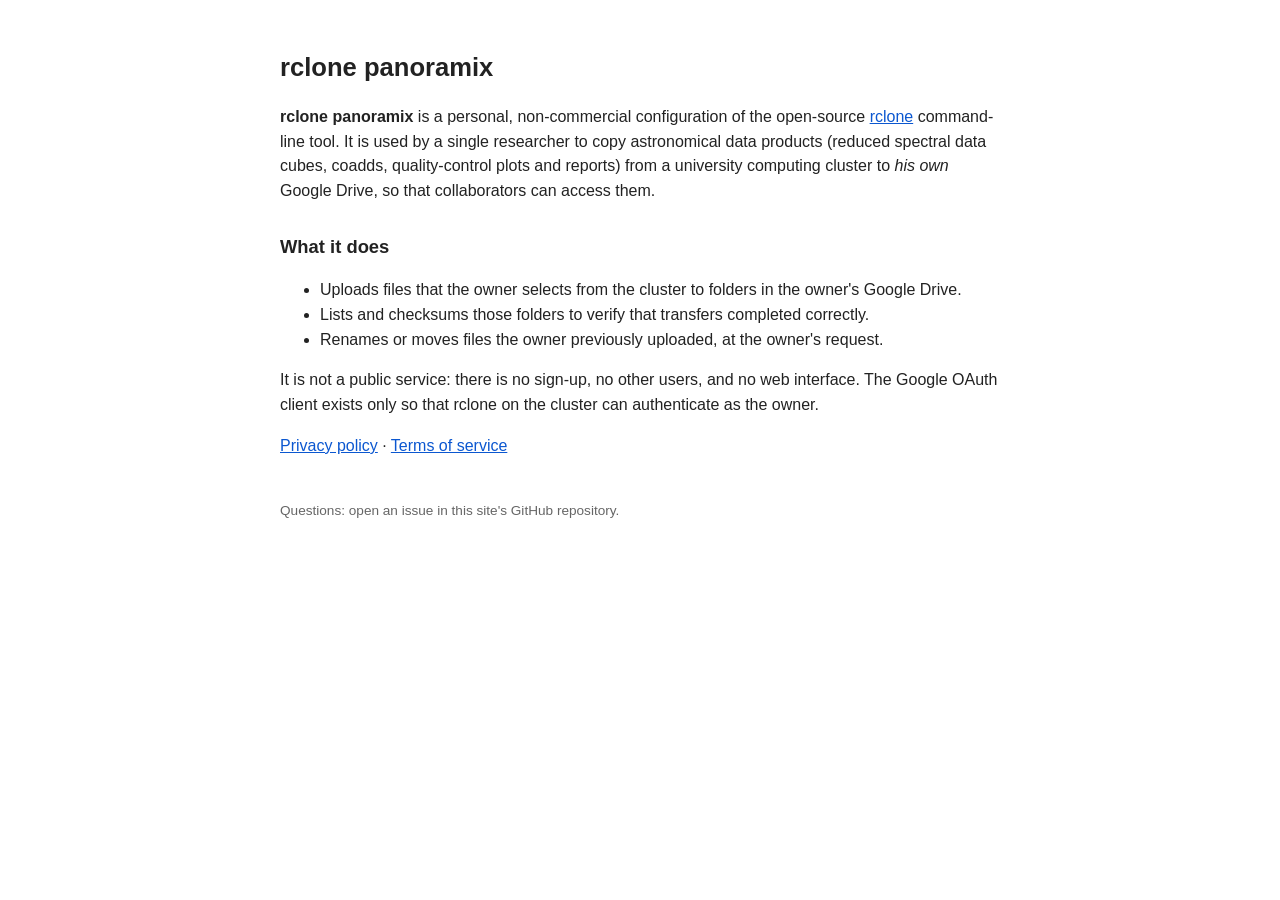
<file: index.html>
<!doctype html><html lang="en"><head><meta charset="utf-8"><title>rclone panoramix</title>
<meta name="viewport" content="width=device-width,initial-scale=1"><link rel="stylesheet" href="style.css"></head><body>
<h1>rclone panoramix</h1>
<p><strong>rclone panoramix</strong> is a personal, non-commercial configuration of the open-source
<a href="https://rclone.org">rclone</a> command-line tool. It is used by a single researcher to copy
astronomical data products (reduced spectral data cubes, coadds, quality-control plots and reports) from a
university computing cluster to <em>his own</em> Google Drive, so that collaborators can access them.</p>
<h2>What it does</h2>
<ul>
<li>Uploads files that the owner selects from the cluster to folders in the owner's Google Drive.</li>
<li>Lists and checksums those folders to verify that transfers completed correctly.</li>
<li>Renames or moves files the owner previously uploaded, at the owner's request.</li>
</ul>
<p>It is not a public service: there is no sign-up, no other users, and no web interface. The Google OAuth
client exists only so that rclone on the cluster can authenticate as the owner.</p>
<p><a href="privacy.html">Privacy policy</a> · <a href="terms.html">Terms of service</a></p>
<footer>Questions: open an issue in this site's GitHub repository.</footer>
</body></html>
</file>
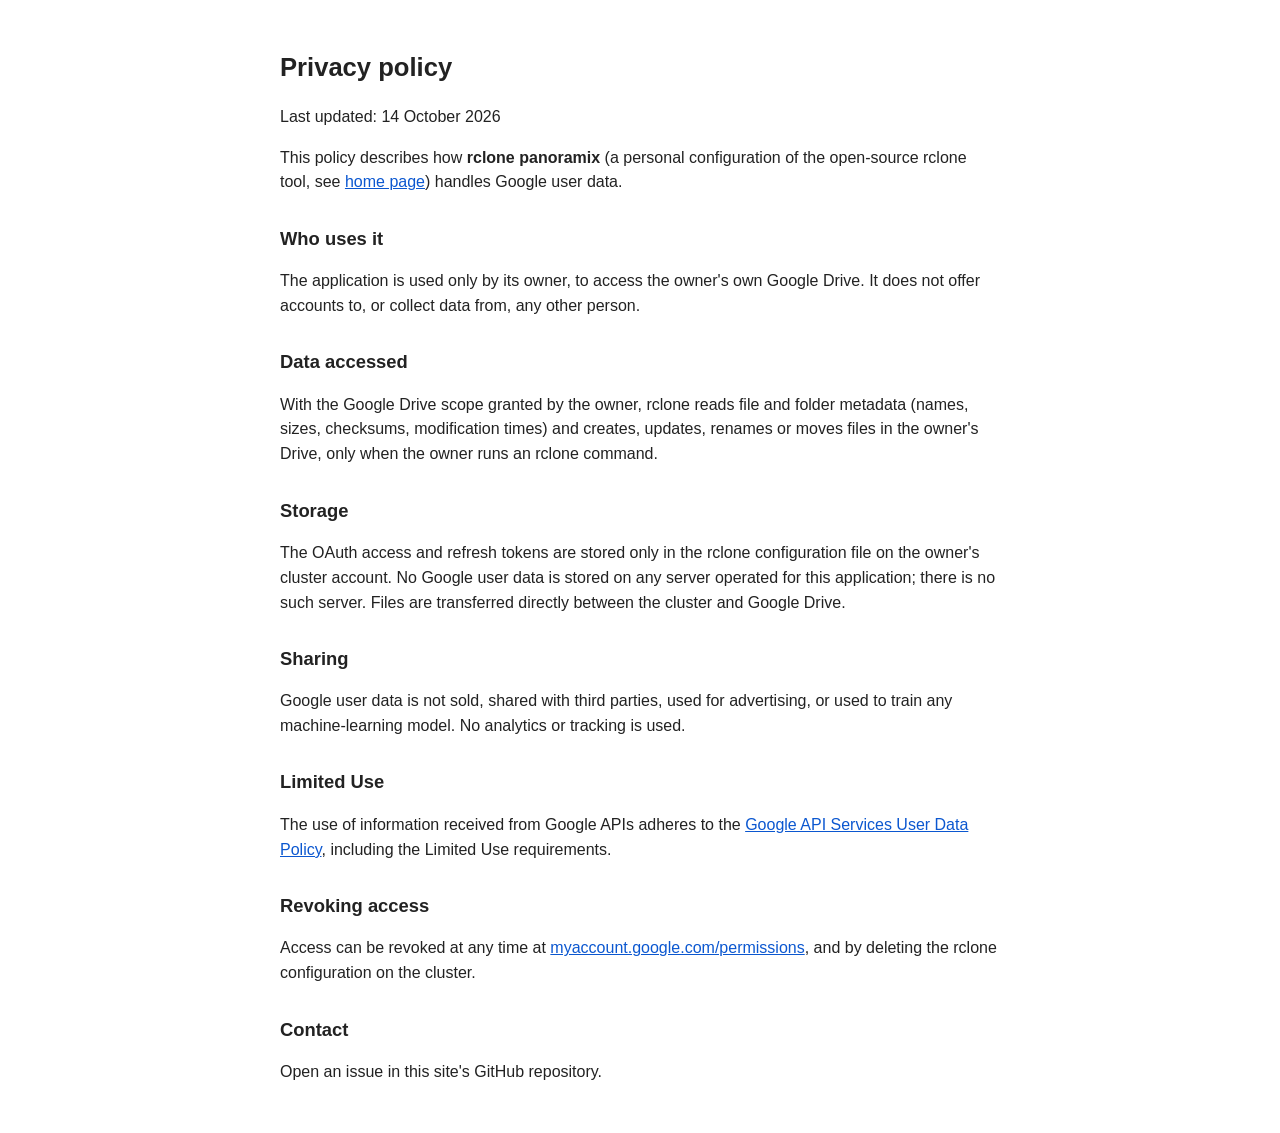
<file: privacy.html>
<!doctype html><html lang="en"><head><meta charset="utf-8"><title>Privacy policy - rclone panoramix</title>
<meta name="viewport" content="width=device-width,initial-scale=1"><link rel="stylesheet" href="style.css"></head><body>
<h1>Privacy policy</h1>
<p>Last updated: 14 October 2026</p>
<p>This policy describes how <strong>rclone panoramix</strong> (a personal configuration of the open-source
rclone tool, see <a href="index.html">home page</a>) handles Google user data.</p>
<h2>Who uses it</h2>
<p>The application is used only by its owner, to access the owner's own Google Drive. It does not offer
accounts to, or collect data from, any other person.</p>
<h2>Data accessed</h2>
<p>With the Google Drive scope granted by the owner, rclone reads file and folder metadata (names, sizes,
checksums, modification times) and creates, updates, renames or moves files in the owner's Drive, only when
the owner runs an rclone command.</p>
<h2>Storage</h2>
<p>The OAuth access and refresh tokens are stored only in the rclone configuration file on the owner's
cluster account. No Google user data is stored on any server operated for this application; there is no such
server. Files are transferred directly between the cluster and Google Drive.</p>
<h2>Sharing</h2>
<p>Google user data is not sold, shared with third parties, used for advertising, or used to train any
machine-learning model. No analytics or tracking is used.</p>
<h2>Limited Use</h2>
<p>The use of information received from Google APIs adheres to the
<a href="https://developers.google.com/terms/api-services-user-data-policy">Google API Services User Data
Policy</a>, including the Limited Use requirements.</p>
<h2>Revoking access</h2>
<p>Access can be revoked at any time at <a href="https://myaccount.google.com/permissions">myaccount.google.com/permissions</a>,
and by deleting the rclone configuration on the cluster.</p>
<h2>Contact</h2>
<p>Open an issue in this site's GitHub repository.</p>
</body></html>
</file>
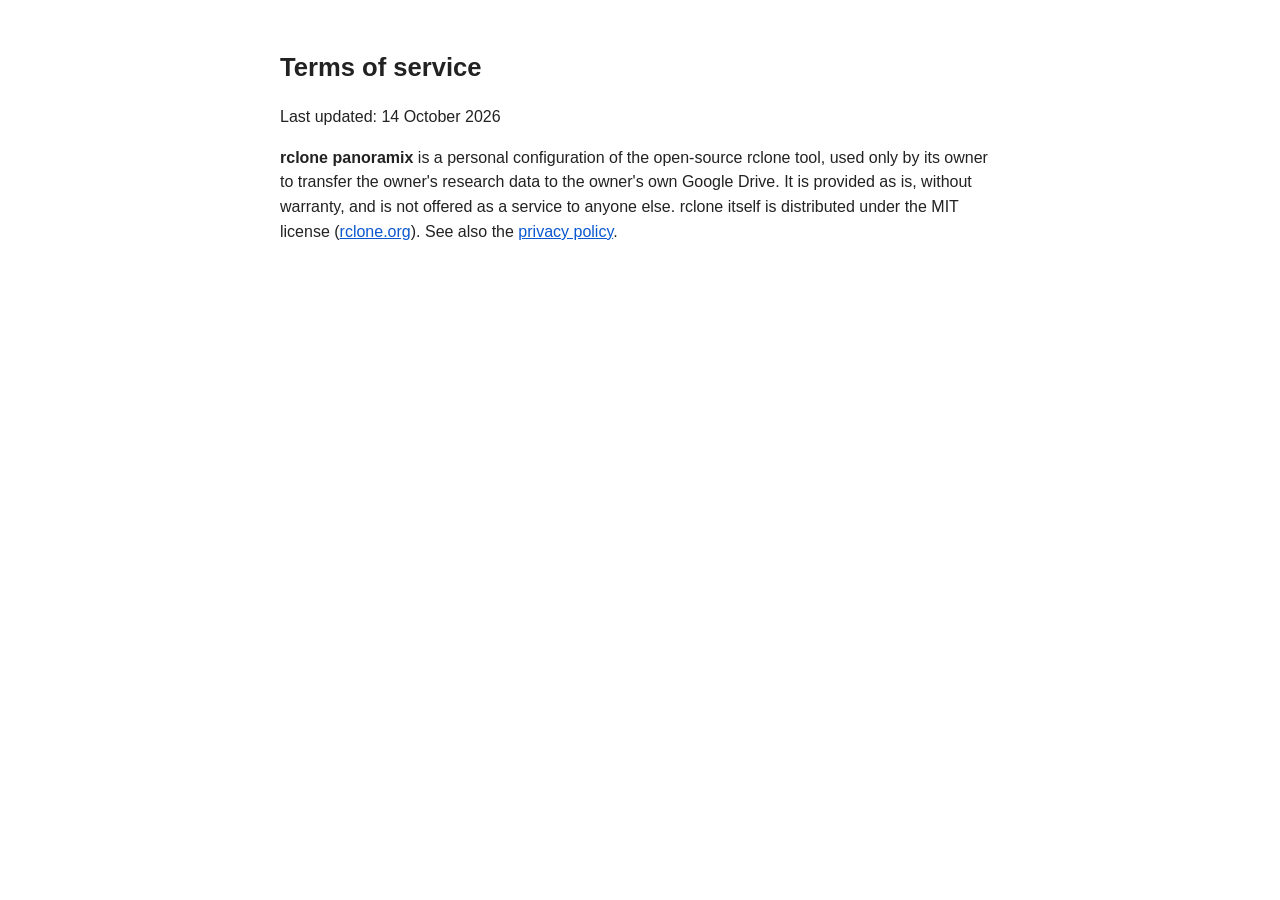
<file: terms.html>
<!doctype html><html lang="en"><head><meta charset="utf-8"><title>Terms of service - rclone panoramix</title>
<meta name="viewport" content="width=device-width,initial-scale=1"><link rel="stylesheet" href="style.css"></head><body>
<h1>Terms of service</h1>
<p>Last updated: 14 October 2026</p>
<p><strong>rclone panoramix</strong> is a personal configuration of the open-source rclone tool, used only by
its owner to transfer the owner's research data to the owner's own Google Drive. It is provided as is,
without warranty, and is not offered as a service to anyone else. rclone itself is distributed under the MIT
license (<a href="https://rclone.org">rclone.org</a>). See also the <a href="privacy.html">privacy policy</a>.</p>
</body></html>
</file>
<file: style.css>
body{font-family:-apple-system,Helvetica,Arial,sans-serif;max-width:720px;margin:3em auto;padding:0 1em;line-height:1.55;color:#222}
h1{font-size:1.6em}h2{font-size:1.15em;margin-top:1.6em}a{color:#0b57d0}footer{margin-top:3em;font-size:.85em;color:#666}
</file>
